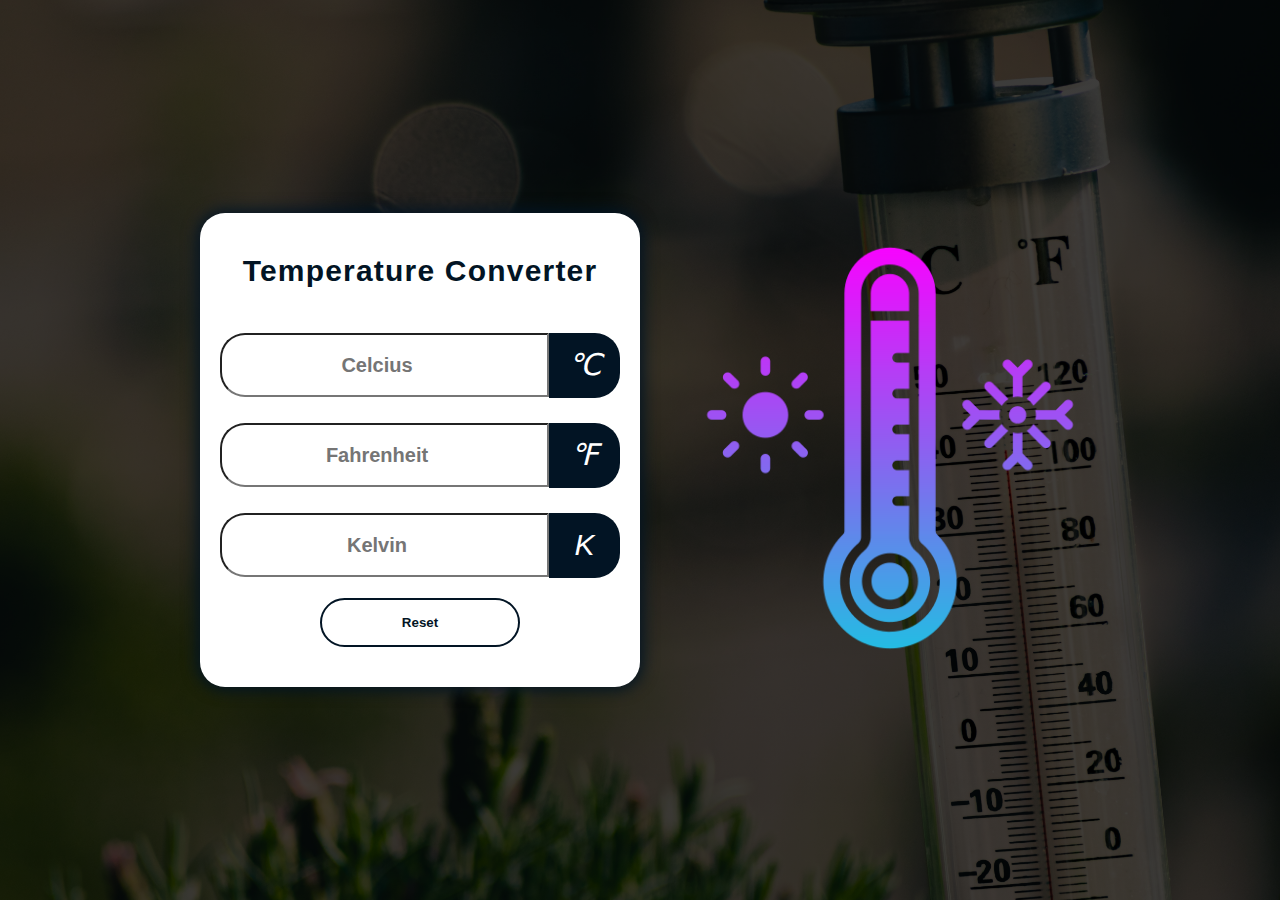
<file: Task_3_Temp_Converter/index.html>
<!DOCTYPE html>
<html lang="en">
<head>
    <meta charset="UTF-8">
    <meta http-equiv="X-UA-Compatible" content="IE=edge">
    <meta name="viewport" content="width=device-width, initial-scale=1.0">
    <title>Temperature Converter</title>
    <link rel="stylesheet" href="styles.css">
</head>
<body>
    <div class="container">
        <div class="title">
            <h1>Temperature Converter</h1>
            
        </div>
        <div id="celcius">
            <input type="number" name="" placeholder="Celcius">
            <i class="icon">℃</i>
        </div>
        <div id="fahrenheit">
            <input type="number" name="" placeholder="Fahrenheit">
            <i class="icon">℉</i>
        </div>
        <div id="kelvin">
            <input type="number" name="" placeholder="Kelvin">
            <i class="icon">K</i>
        </div>
        <div class="button">
            <button><span class="btn"></span>Reset</button>
        </div>
    </div>
    <div >
        <img class="temp-img" src="images/temp2.png" alt="temp-img">
    </div>
    <script src="script.js"></script>
</body>
</html>
</file>
<file: Task_3_Temp_Converter/styles.css>
body{
    margin: 0;
    padding: 0px 200px;
    display: flex;
    justify-content: left;
    align-items: center;
    min-height: 100vh;
    background-image: linear-gradient(#000000bf,#000000bf), url(images/bg.jpg);
    background-size: cover;
}
.container{
    max-width: 450px;
    background: #ffffff;
    border-radius: 25px;
    box-shadow: 0px 0px 15px 3px #021424;
    font-family: sans-serif;
    padding: 20px;
}
.title{
    display: flex;
    justify-content: center;
    align-items: center;
    flex-wrap: wrap-reverse;
    gap: 10px;
}
.temp-img{
    height: 500px;
    width: 500px;
    margin: auto;
}
h1{
    color:#021424;
    letter-spacing: 1.2px;
    font-size: 30px;
}
#celcius,#fahrenheit,#kelvin{
    display: flex;
    justify-content: center;
    align-items: center;
    margin-top: 25px;
}
input{
    flex: 5;
    height: 60px;
    font-size: 20px;
    font-weight: 600;
    text-align: center;
    outline: none;
    border-radius: 25px 0 0 25px;
    padding: 0 10px;
}

.icon{
    flex: 1;
    height: 60px;
    line-height: 60px;
    padding: 2.5px 5px;
    text-align: center;
    font-size: 30px;
    background: #021424;
    color: #fff;
    border-radius: 0 25px 25px 0;
}

button{
    width: 200px;
    padding: 15px 0;
    margin:20px 100px;
    border-radius: 25px;
    font-weight: bold;
    border:  2px solid #021424;
    cursor: pointer;
    background: transparent;
    color: #021424;
    transition: 0.3s;
}

button:hover{
border: none;
background:#021424;
color: white;

}
</file>
